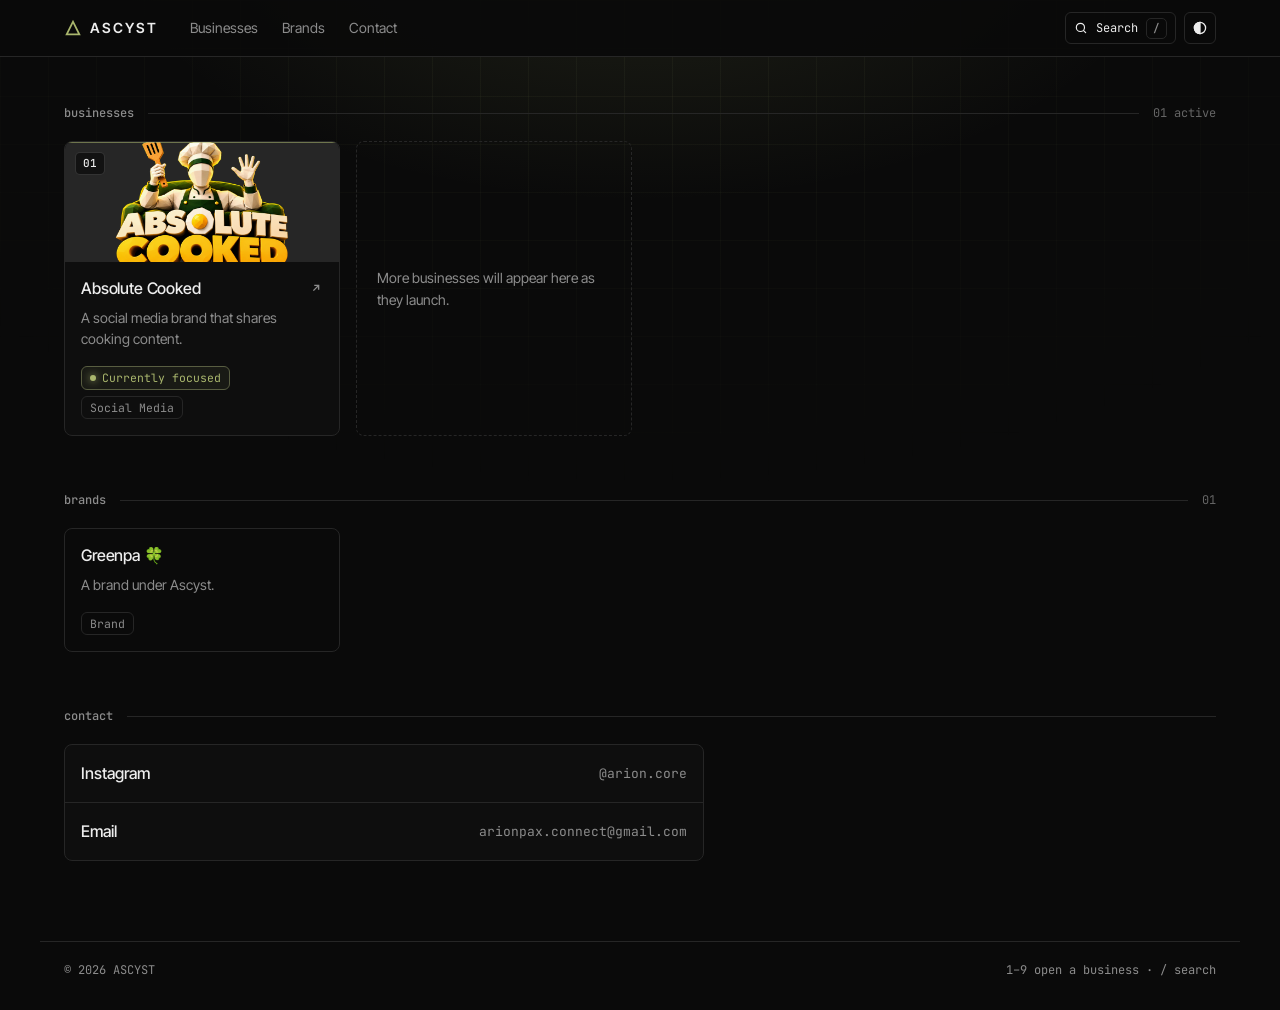
<file: index.html>
<!doctype html>
<html lang="en" data-theme="dark">
<head>
<meta charset="utf-8">
<meta name="viewport" content="width=device-width, initial-scale=1, viewport-fit=cover">
<title>ASCYST: businesses and brands</title>
<meta name="description" content="ASCYST is the home of every business and brand run by Arion. Find them all in one place.">
<meta property="og:type" content="website">
<meta property="og:title" content="ASCYST: businesses and brands">
<meta property="og:description" content="Every business and brand under ASCYST, in one place.">
<meta property="og:image" content="img/absolute-cooked.png">
<meta name="theme-color" content="#0a0a0a">
<link rel="icon" href="data:image/svg+xml,%3Csvg xmlns='http://www.w3.org/2000/svg' viewBox='0 0 20 20'%3E%3Cpath d='M3 17 10 3l7 14z' fill='none' stroke='%23a9b66d' stroke-width='2'/%3E%3C/svg%3E">
<link rel="preconnect" href="https://fonts.googleapis.com">
<link rel="preconnect" href="https://fonts.gstatic.com" crossorigin>
<link rel="stylesheet" href="https://fonts.googleapis.com/css2?family=Inter+Tight:wght@400;500;600&family=JetBrains+Mono:wght@400;500&display=swap">
<link rel="stylesheet" href="style.css">
<script>try{var t=localStorage.getItem("theme");if(t)document.documentElement.dataset.theme=t}catch(e){}</script>
</head>
<body>
<div class="gridbg" aria-hidden="true"></div>
<a class="skip" href="#businesses">Skip to content</a>
<header class="nav">
  <div class="wrap nav-in">
    <a class="brand" href="#top" aria-label="ASCYST home">
      <svg width="18" height="18" viewBox="0 0 20 20" fill="none" stroke="currentColor" stroke-width="2" aria-hidden="true"><path d="M3 17 10 3l7 14z"/></svg>
      <span>ASCYST</span>
    </a>
    <nav id="menu" class="links" aria-label="Main">
      <a href="#businesses">Businesses</a>
      <a href="#brands">Brands</a>
      <a href="#contact">Contact</a>
    </nav>
    <div class="tools">
      <button id="open" class="tb" type="button" aria-label="Search"><svg width="14" height="14" viewBox="0 0 24 24" fill="none" stroke="currentColor" stroke-width="2" stroke-linecap="round" aria-hidden="true"><circle cx="11" cy="11" r="7"/><path d="m20 20-3.5-3.5"/></svg><span>Search</span><kbd>/</kbd></button>
      <button id="theme" class="icon-btn" type="button" aria-label="Toggle light and dark theme"><svg width="16" height="16" viewBox="0 0 20 20" fill="none" stroke="currentColor" stroke-width="1.6" aria-hidden="true"><circle cx="10" cy="10" r="7"/><path d="M10 3a7 7 0 0 0 0 14z" fill="currentColor"/></svg></button>
      <button id="burger" class="icon-btn burger" type="button" aria-expanded="false" aria-controls="menu" aria-label="Open menu"><svg width="16" height="16" viewBox="0 0 20 20" fill="none" stroke="currentColor" stroke-width="1.6" aria-hidden="true"><path d="M3 6h14M3 14h14"/></svg></button>
    </div>
  </div>
</header>

<main id="top" class="wrap">
  <section id="businesses" aria-labelledby="h-biz">
    <div class="sec-head"><h2 id="h-biz">businesses</h2><span class="count" id="c-biz"></span></div>
    <div class="grid" id="biz"></div>
  </section>
  <section id="brands" aria-labelledby="h-brands">
    <div class="sec-head"><h2 id="h-brands">brands</h2><span class="count" id="c-brands"></span></div>
    <div class="grid" id="brandList"></div>
  </section>
  <section id="contact" aria-labelledby="h-contact">
    <div class="sec-head"><h2 id="h-contact">contact</h2></div>
    <div class="rows" id="rows"></div>
  </section>
</main>

<footer class="wrap foot"><span>&copy; <span id="yr"></span> ASCYST</span><span class="hint">1&ndash;9 open a business &middot; / search</span></footer>

<dialog id="pal" aria-label="Search">
  <div class="pin"><svg width="16" height="16" viewBox="0 0 24 24" fill="none" stroke="currentColor" stroke-width="2" stroke-linecap="round" aria-hidden="true"><circle cx="11" cy="11" r="7"/><path d="m20 20-3.5-3.5"/></svg>
    <input id="q" type="text" placeholder="Search businesses, brands and contact" autocomplete="off" spellcheck="false" aria-controls="res"><kbd>esc</kbd></div>
  <ul id="res" role="listbox"></ul>
  <div class="pf hint"><span>&uarr;&darr; navigate</span><span>&crarr; open</span></div>
</dialog>
<noscript><p class="wrap">Enable JavaScript to see the list of businesses and brands.</p></noscript>
<script src="data.js"></script>
<script src="script.js"></script>
</body>
</html>
</file>
<file: style.css>
@property --a{syntax:"<angle>";inherits:false;initial-value:0deg}
:root{--accent:#a9b66d;--bg:#0a0a0a;--fg:#ededed;--muted:#8c8c8c;--line:#262626;--card:#0e0e0e;--r:8px;
--sans:"Inter Tight",system-ui,-apple-system,"Segoe UI",sans-serif;--mono:"JetBrains Mono",ui-monospace,Menlo,Consolas,monospace}
[data-theme=light]{--bg:#fafafa;--fg:#0a0a0a;--muted:#5c5c5c;--line:#e2e2e2;--card:#fff;--accent:#59651f}
*{box-sizing:border-box;margin:0}
html{scroll-behavior:smooth;scroll-padding-top:72px;background:var(--bg)}
body{color:var(--fg);font:400 16px/1.55 var(--sans);-webkit-font-smoothing:antialiased;overflow-x:hidden;min-height:100vh;
background:radial-gradient(60% 40% at 50% -8%,color-mix(in srgb,var(--accent) 14%,transparent),transparent 70%),var(--bg)}
.gridbg{position:fixed;inset:0;pointer-events:none;background-image:linear-gradient(color-mix(in srgb,var(--accent) 7%,transparent) 1px,transparent 1px),linear-gradient(90deg,color-mix(in srgb,var(--accent) 7%,transparent) 1px,transparent 1px);background-size:48px 48px;
-webkit-mask-image:radial-gradient(70% 55% at 50% 0,#000,transparent);mask-image:radial-gradient(70% 55% at 50% 0,#000,transparent)}
a,button{color:inherit;text-decoration:none;font:inherit}
:focus-visible{outline:2px solid var(--accent);outline-offset:3px;border-radius:4px}
.wrap{position:relative;max-width:1200px;margin:0 auto;padding:0 24px}
.skip{position:absolute;left:-999px;top:8px;background:var(--fg);color:var(--bg);padding:8px 12px;border-radius:6px;z-index:30}
.skip:focus{left:8px}
.nav{position:sticky;top:0;z-index:10;background:color-mix(in srgb,var(--bg) 94%,transparent);border-bottom:1px solid var(--line)}
.nav-in{height:56px;display:flex;align-items:center;gap:32px;padding-top:env(safe-area-inset-top)}
.brand{display:flex;align-items:center;gap:8px;font-weight:600;letter-spacing:.14em;font-size:14px}
.brand svg{color:var(--accent)}
.links{display:flex;gap:24px;margin-right:auto;font-size:14px;color:var(--muted)}
.links a{transition:color .2s}.links a:hover{color:var(--accent)}
.tools{display:flex;gap:8px;align-items:center}
.icon-btn,.tb{height:32px;display:inline-flex;align-items:center;justify-content:center;background:none;color:var(--fg);border:1px solid var(--line);border-radius:6px;cursor:pointer;transition:border-color .2s,color .2s}
.icon-btn{width:32px}.tb{gap:8px;padding:0 8px;font:400 12px var(--mono)}
.icon-btn:hover,.tb:hover{border-color:var(--accent);color:var(--accent)}
.burger{display:none}
kbd{font:500 11px/1 var(--mono);padding:4px 6px;border:1px solid var(--line);border-radius:5px;color:var(--muted)}
section{padding:48px 0 8px}
.sec-head{display:flex;align-items:center;gap:14px;margin-bottom:20px}
.sec-head::after{content:"";flex:1;height:1px;background:var(--line);order:1}
h2{font:500 12px var(--mono);color:var(--muted)}
.count{font:400 12px var(--mono);color:var(--muted);order:2;opacity:.7}
.grid{display:grid;gap:16px;grid-template-columns:repeat(4,1fr)}
.card,.row{position:relative;isolation:isolate;overflow:hidden}
.card{display:flex;flex-direction:column;background:var(--card);border:1px solid var(--line);border-radius:var(--r);transition:border-color .25s,transform .25s cubic-bezier(.2,.7,.2,1)}
.card::before{content:"";position:absolute;inset:0 0 auto 0;height:1px;background:var(--accent);transform:scaleX(0);transform-origin:left;transition:transform .35s;z-index:2}
.card::after,.row::after{content:"";position:absolute;inset:0;z-index:-1;opacity:0;transition:opacity .3s;pointer-events:none;background:radial-gradient(260px circle at var(--x,50%) var(--y,50%),color-mix(in srgb,var(--accent) 14%,transparent),transparent 70%)}
a.card:hover,a.card:focus-visible{border-color:color-mix(in srgb,var(--accent) 45%,var(--line));transform:translateY(-2px)}
a.card:hover::before,a.card:focus-visible::before,.card.is-live::before{transform:scaleX(1)}
.card.is-live::before{opacity:.55}a.card.is-live:hover::before{opacity:1}
a.card:hover::after,.row:hover::after{opacity:1}
.shot{position:relative;aspect-ratio:16/7;background:var(--line);overflow:hidden}
.shot img{width:100%;height:100%;object-fit:cover;display:block;transition:transform .6s cubic-bezier(.2,.7,.2,1)}
a.card:hover .shot img{transform:scale(1.04)}
.idx{position:absolute;left:10px;top:10px;z-index:1;font:500 11px/1 var(--mono);padding:5px 7px;border-radius:5px;color:#ededed;background:rgba(10,10,10,.7);border:1px solid rgba(255,255,255,.14)}
.body{padding:14px 16px 16px;display:flex;flex-direction:column;gap:6px;flex:1}
.name{display:flex;justify-content:space-between;align-items:center;font-weight:500;font-size:16px;letter-spacing:-.01em}
.name svg{color:var(--muted);transition:transform .2s,color .2s}
a.card:hover .name svg{color:var(--accent);transform:translate(2px,-2px)}
.desc{color:var(--muted);font-size:14px;max-width:60ch}
.tags{display:flex;flex-wrap:wrap;gap:6px;margin-top:auto;padding-top:10px}
.tag{font:400 11.5px/1 var(--mono);padding:5px 8px;border:1px solid var(--line);border-radius:6px;color:var(--muted);display:inline-flex;align-items:center;gap:6px}
.tag.live{color:var(--accent);border-color:color-mix(in srgb,var(--accent) 38%,var(--line));background:color-mix(in srgb,var(--accent) 7%,transparent)}
.dot{width:6px;height:6px;border-radius:50%;background:var(--accent);box-shadow:0 0 8px var(--accent);animation:pulse 2s ease-in-out infinite}
.card.static{background:transparent}
.card.empty{border-style:dashed;background:transparent;justify-content:center;min-height:190px;padding:20px;color:var(--muted);font-size:14px}
.rows{display:grid;max-width:640px;border:1px solid var(--line);border-radius:var(--r);background:var(--card);overflow:hidden}
.row{display:flex;justify-content:space-between;align-items:center;gap:16px;padding:16px;border-top:1px solid var(--line);transition:box-shadow .25s,background .25s}
.row:first-child{border-top:0}
.row:hover{box-shadow:inset 2px 0 0 var(--accent)}
.row span:first-child{font-weight:500}
.row .v{font:400 13px var(--mono);color:var(--muted);overflow-wrap:anywhere;transition:color .2s}
.row:hover .v{color:var(--accent)}
.foot{display:flex;justify-content:space-between;gap:12px;flex-wrap:wrap;margin-top:72px;padding-top:20px;padding-bottom:32px;border-top:1px solid var(--line);font:400 12px var(--mono);color:var(--muted)}
dialog{margin:12vh auto 0;width:min(560px,calc(100% - 32px));padding:0;border:1px solid var(--line);border-radius:12px;background:var(--bg);color:var(--fg);box-shadow:0 40px 90px -20px rgba(0,0,0,.6)}
dialog::backdrop{background:rgba(0,0,0,.55);backdrop-filter:blur(4px)}
.pin{display:flex;align-items:center;gap:12px;padding:14px 16px;border-bottom:1px solid var(--line);color:var(--muted)}
#q{flex:1;min-width:0;background:none;border:0;outline:0;color:var(--fg);font:400 16px var(--sans)}
#res{list-style:none;padding:8px;max-height:50vh;overflow:auto}
#res li{display:flex;align-items:center;gap:12px;padding:10px;border-radius:7px;cursor:pointer}
#res li small{display:block;font:400 12px var(--mono);color:var(--muted)}
#res li.on{background:color-mix(in srgb,var(--accent) 12%,transparent);box-shadow:inset 2px 0 0 var(--accent)}
#res .grp{margin-left:auto;font:400 11px var(--mono);color:var(--muted)}
#res .none{justify-content:center;color:var(--muted);cursor:default;padding:22px}
.pf{display:flex;gap:14px;padding:10px 16px;border-top:1px solid var(--line);font:400 11.5px var(--mono);color:var(--muted)}
.rise{opacity:0;transform:translateY(12px);animation:rise .7s cubic-bezier(.2,.7,.2,1) forwards;animation-delay:calc(var(--i,0)*70ms)}
@keyframes rise{to{opacity:1;transform:none}}
@keyframes pulse{50%{opacity:.3}}
@media(max-width:1023px){.grid{grid-template-columns:repeat(2,1fr)}}
@media(hover:none){kbd,.hint{display:none}.tb span{display:none}}
@media(max-width:639px){
.wrap{padding:0 16px}.grid{grid-template-columns:1fr}.burger{display:inline-flex}.tb span,.tb kbd{display:none}.tb{width:32px;padding:0;justify-content:center}
.links{display:none;position:absolute;top:56px;left:0;right:0;flex-direction:column;gap:0;background:var(--bg);border-bottom:1px solid var(--line);padding:8px 16px;margin:0}
.links.open{display:flex}.links a{padding:12px 0;font-size:15px}
.nav-in{gap:12px}.tools{margin-left:auto}}
@media(prefers-reduced-motion:reduce){*,*::before,*::after{animation:none!important;transition:none!important;scroll-behavior:auto!important}.rise{opacity:1;transform:none}}
</file>
